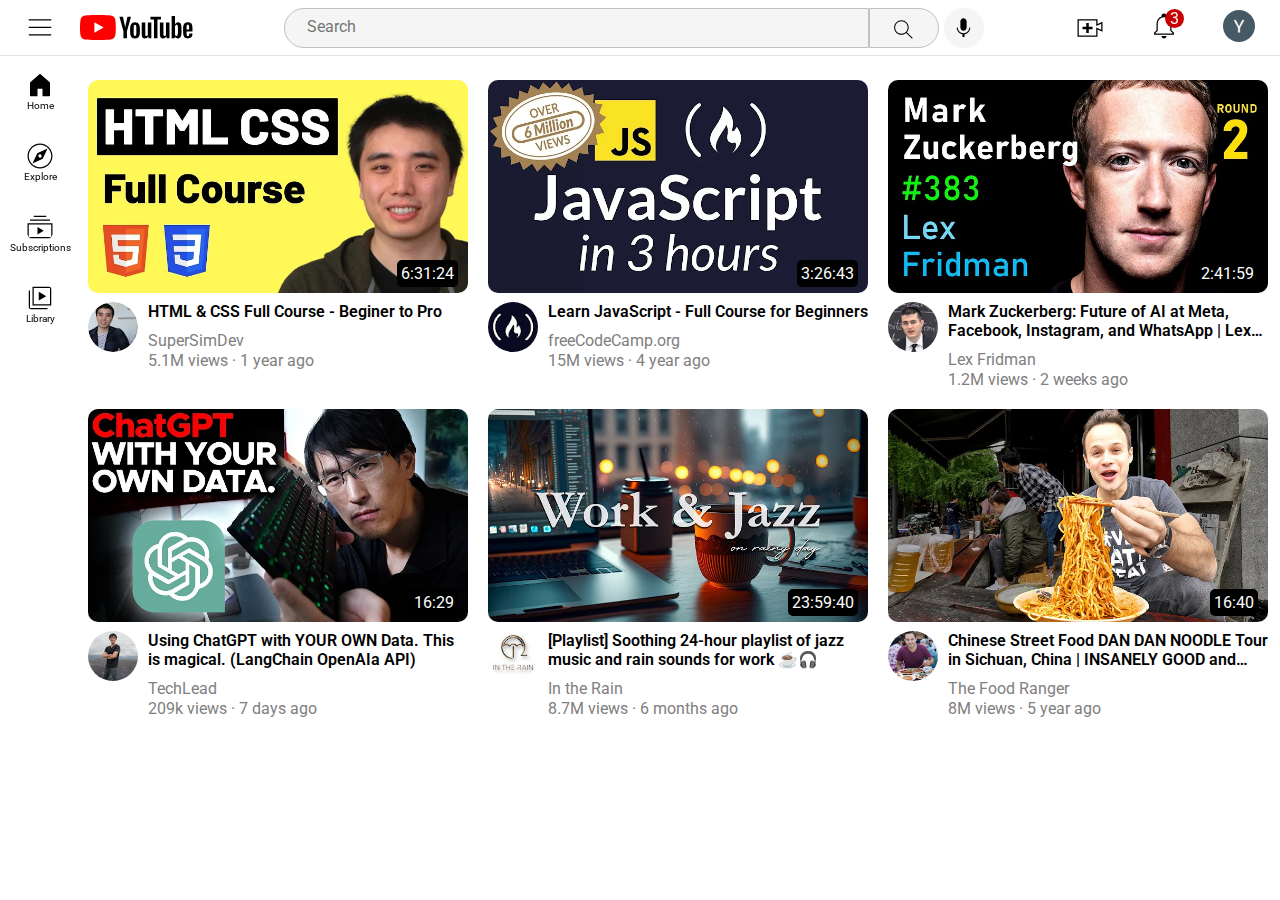
<file: index.html>
<!DOCTYPE html>
<html>  
	<header>
		<title>Youtube</title>
		<!-- add Roboto brower font -->
		<link rel="preconnect" href="https://fonts.googleapis.com">
		<link rel="preconnect" href="https://fonts.gstatic.com" crossorigin>
		<link href="https://fonts.googleapis.com/css2?family=Roboto&display=swap" rel="stylesheet">
		<link rel="stylesheet" href="styles/video.css">  
		<link rel="stylesheet" href="styles/header.css">
		<link rel="stylesheet" href="styles/sidebar.css">

	</header>

	<body>
		<div class="header">
			<div class="left-header"> 
				<img src="icons/hamburger-menu.svg" class="menu">
				<img src="icons/youtube-logo.svg" class="youtube-logo">
			</div>
			<div class="middle-header">
				<input type="text" placeholder="Search" class="search-box">
				<button class="search-button">
					<img src="icons/search.svg" class="search-button-img">
					<div class="toolip">Search</div>
				</button>
				<button class="voice-button">
					<img src="icons/voice-search-icon.svg" class="voice-button-img">
					<div class="toolip">Search with your voice</div>
				</button>
			</div>
			<div class="right-header">
				<div class="upload-container">
					<img src="icons/upload.svg" class="upload-button">
					<div class="toolip">Create</div>
				</div>
				
				<div class="notification-all">
					<div class="notification-container">
						<img src="icons/notifications.svg" class="notifications">
						<div class="notification-count">3</div>
					</div>
					<div class="toolip">Notifications</div>
				</div>
				<div>
					<img src="icons/account.jpg" class="email-account">
				</div>
			</div>
		</div>

		<div class="sidebar">
			<div class="sidebar-item">
				<img src="icons/home.svg" class="home-icon">
				<div class="text">Home</div>
			</div>
			<div class="sidebar-item">
				<img src="icons/explore.svg" class="home-icon">
				<div class="text">Explore</div>
			</div>
			<div class="sidebar-item">
				<img src="icons/subscriptions.svg" class="home-icon">
				<div class="text">Subscriptions</div>
			</div>
			<div class="sidebar-item">
				<img src="icons/library.svg" class="home-icon">
				<div class="text">Library</div>
			</div>

		</div>
		

		<div class="video">
				<div class="video-single">
					<div class="video-cover-time">
						<img class="video-cover" src="images/hq720.webp">
						<div class="video-time">
							6:31:24
						</div>
					</div>
					
					<div class="video-info">
						<img src="images/unnamed.jpg" class="video-author-img" alt="">
						<div class="video-text">
							<p class="video-title">HTML & CSS Full Course - Beginer to Pro</p>
							<p class="video-author-text">SuperSimDev</p>
							<p class="video-description">5.1M views &#183 1 year ago</p>
						</div>
					</div>
				</div>
	
				<div class="video-single">
					<div class="video-cover-time">
						<img class="video-cover" src="images/javascript.webp">
						<div class="video-time">3:26:43</div>
					</div>
					<div class="video-info">
						<img src="images/freecode.jpg" class="video-author-img" alt="">
						<div class="video-text">
							<p class="video-title">Learn JavaScript - Full Course for Beginners</p>
							<p class="video-author-text">freeCodeCamp.org</p>
							<p class="video-description">15M views &#183 4 year ago</p>
						</div>
					</div>
				</div>
	
				<div class="video-single">
					<div class="video-cover-time">
						<img class="video-cover" src="images/lexFridman.webp">
						<div class="video-time">
							2:41:59
						</div>
					</div>
					<div class="video-info">
						<img src="images/lex.jpg" class="video-author-img" alt="">
						<div class="video-text">
							<p class="video-title">Mark Zuckerberg: Future of AI at Meta, Facebook, Instagram, and WhatsApp | Lex Fridman Podcast #383</p>
							<p class="video-author-text">Lex Fridman</p>
							<p class="video-description">1.2M views &#183 2 weeks ago</p>
						</div>
					</div>
				</div>
	
	
				<div class="video-single">
					<div class="video-cover-time">
						<img class="video-cover" src="images/techLead.webp">
						<div class="video-time">
							16:29
						</div>
					</div>
					<div class="video-info">
						<img src="images/tech.jpg" class="video-author-img" alt="">
						<div class="video-text">
							<p class="video-title">Using ChatGPT with YOUR OWN Data. This is magical. (LangChain OpenAIa API)</p>
							<p class="video-author-text">TechLead</p>
							<p class="video-description">209k views &#183 7 days ago</p>
						</div>
					</div>
				</div>
	
	
				<div class="video-single">
					<div class="video-cover-time">
						<img class="video-cover" src="images/music.webp">
						<div class="video-time">
							23:59:40
						</div>
					</div>
					<div class="video-info">
						<img src="images/musicAuthor.jpg" class="video-author-img" alt="">
						<div class="video-text">
							<p class="video-title">[Playlist] Soothing 24-hour playlist of jazz music and rain sounds for work ☕🎧</p>
							<p class="video-author-text">In the Rain</p>
							<p class="video-description">8.7M views &#183 6 months ago</p>
						</div>
					</div>
				</div>
	
	
				<div class="video-single">
					<div class="video-cover-time">
						<img class="video-cover" src="images/food.webp">
						<div class="video-time">
							16:40	
						</div>
					</div>
					<div class="video-info">
						<img src="images/foodRanger.jpg" class="video-author-img" alt="">
						<div class="video-text">
							<p class="video-title">Chinese Street Food DAN DAN NOODLE Tour in Sichuan, China | INSANELY GOOD and SPICY Szechuan Noodles</p>
							<p class="video-author-text">The Food Ranger</p>
							<p class="video-description">8M views &#183 5 year ago</p>
						</div>
					</div>
				</div>
	
		</div>
	


		




		

	</body>	
</html>
</file>
<file: styles/video.css>
p {
  font-family: Roboto;
  margin-top: 0;
  margin-bottom: 0;
}

.video-cover {
  width: 100%;
  border-radius: 10px;
  cursor: pointer;
}

.video-title {
  font-weight: 600;
  margin-top: 0;
  margin-bottom: 10px;
  width:320px;
  display: -webkit-box; /* This is required for compatibility with certain browsers */
  -webkit-box-orient: vertical;
  -webkit-line-clamp: 2; /* Number of lines to display */
  overflow: hidden;
  text-overflow: ellipsis;
  cursor: pointer;
}

.video-author-text, 
.video-description {
  color: gray;
  cursor: pointer;
}

.video-author-text {
  line-height: 20px;
}

.video-author-img {
  height: 50px;
  border-radius: 50px;
  cursor: pointer;
}

.video {
  display: grid;
  grid-template-columns: 1fr 1fr 1fr;
  row-gap: 20px;
  column-gap: 20px;
  margin-top: 80px;
  margin-left: 80px;
  margin-right: 50px;
}

.video-info {
  display: grid;
  grid-template-columns: 60px 1fr;
}

.video-time {
  background-color: black;
  font-family: Roboto, Arial;
  font-size: 16px;
  color: white;
  font-size: 500;
  padding: 4px;
  border-radius: 5px;
  position: absolute;
  right: 10px;
  bottom: 10px;
}

.video-cover-time {
  position: relative;
  margin-bottom: 5px;
}
</file>
<file: styles/header.css>
.header {
  height: 55px;
  display: flex;
  flex-direction: row;
  justify-content: space-between;
  
  position: fixed;
  top: 0;
  left: 0;
  right: 0;
  z-index: 100;

  background-color: white;
  border-bottom: 1px solid rgb(228, 228, 228);
}


.left-header {
  display: flex;
  align-items: center;
}


.menu {
  height: 30px;
  margin-left: 25px;
  margin-right: 25px;
}


.youtube-logo {
  height: 25px;
}

.middle-header {
  display: flex;
  align-items: center;
}


.middle-header {
  flex: 1;
  max-width: 700px;
  display: flex;
  align-items: center;
  margin-left: 20px;
  margin-right: 20px;
}


.search-box {
  flex: 1;
  height: 36px;
  width: 1200px;
  background-color: rgb(245, 245, 245);
  border-radius: 35px 0px 0px 35px;
  border-width: 1px;
  border-style: solid;
  border-color: rgb(192, 192, 192);
  width: 0px;
}

.search-box::placeholder {
  font-family: Roboto, Arail;
  font-size: 16px;
  padding-left: 20px;

}

.search-button {
  height: 40px;
  width: 70px;
  margin-right: 5px;
  border: 1px solid rgb(192, 192, 192);
  background-color: rgb(245, 245, 245);
  border-radius: 0px 35px 35px 0px;
}

.voice-button {
  height: 40px;
  width: 40px;
  border-radius: 40px;
  border: 0px;
  background-color: rgb(245, 245, 245);
}

.search-button-img {
  height: 25px;
  margin-top: 4px;
}

.voice-button-img {
  height: 25px;
}

.right-header {
  width: 180px;
  margin-right: 25px;
  display: flex;
  align-items: center;
  justify-content: space-between;
  flex-shrink: 0;
}

.upload-button {
  height: 30px;
}

.notifications {
  height: 30px;

}

.email-account {
  height: 32px;
  border-radius: 30px;
  cursor: pointer;
}


.notification-container {
  position: relative;
}

.notification-count {
  font-family: Roboto, Arail;
  color: white;
  position: absolute;
  right: -5px;
  top: -2px;
  border-radius: 10px;
  background-color: rgb(200, 0, 0);
  padding-left: 5px;
  padding-right: 5px;
}

.search-button,
.voice-button,
.upload-container,
.notification-all {
  position: relative;
  display: flex;
  justify-content: center;
  align-items: center;  
  cursor: pointer;
}

.search-button .toolip,
.voice-button .toolip,
.upload-container .toolip,
.notification-all .toolip{
  font-family: Roboto, Arail;
  background-color: gray;
  padding: 10px 5px 10px 5px;
  border-radius: 3px;
  position: absolute;
  margin-top: 100px;
  white-space: nowrap;
  opacity: 0;
  transition: opacity 0.5s;
}

.search-button:hover .toolip,
.voice-button:hover .toolip,
.upload-container:hover .toolip,
.notification-all:hover .toolip{
  opacity: 1;
}
</file>
<file: styles/sidebar.css>
.sidebar {
  position: fixed;
  z-index: 200;
  left: 0;
  bottom: 0;
  top: 70px;
  width: 80px;
}

.sidebar-item {
  display: flex;
  flex-direction: column;
  align-items: center;
  justify-content: center; 
  cursor: pointer; 
  margin-bottom: 30px;
}

.home-icon{
  height: 30px;
  border-radius: 100%;
}

.text {
  font-family: Roboto, Arail;
  font-size: 10px;
}
</file>
